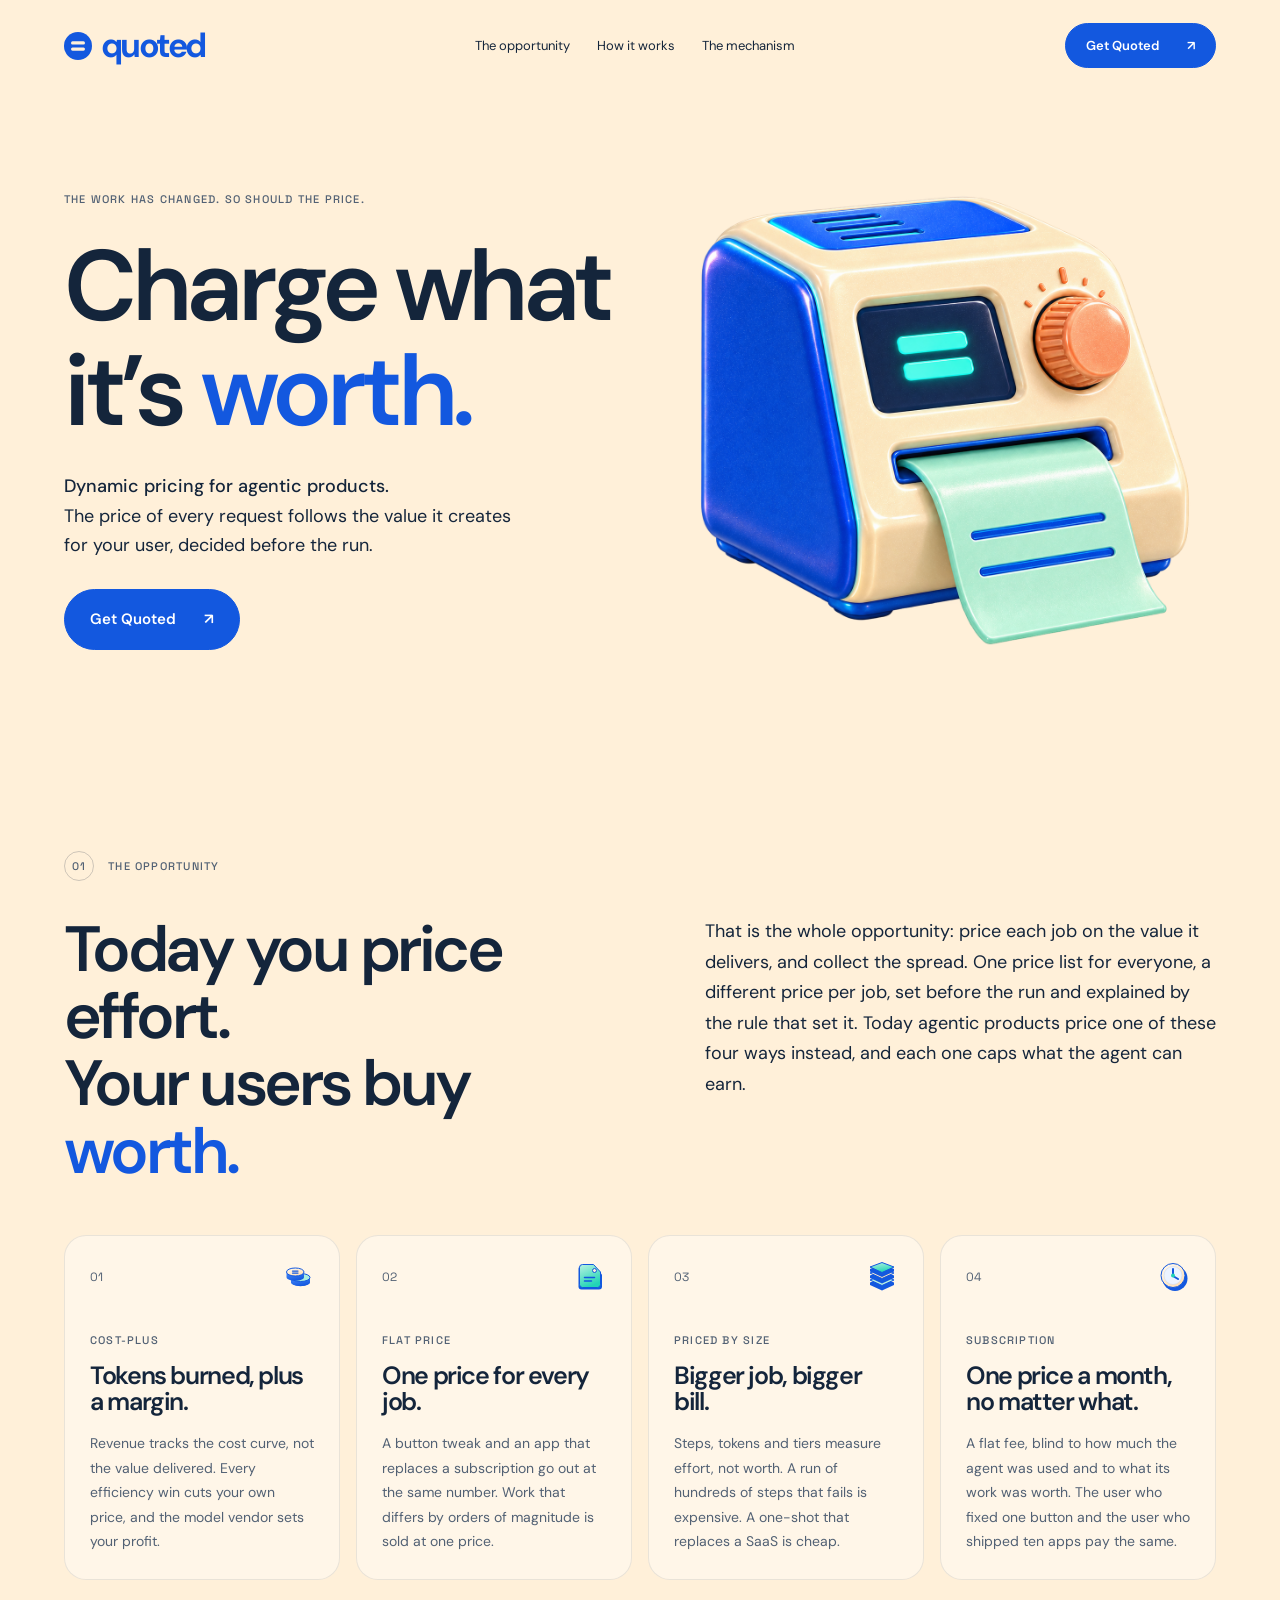
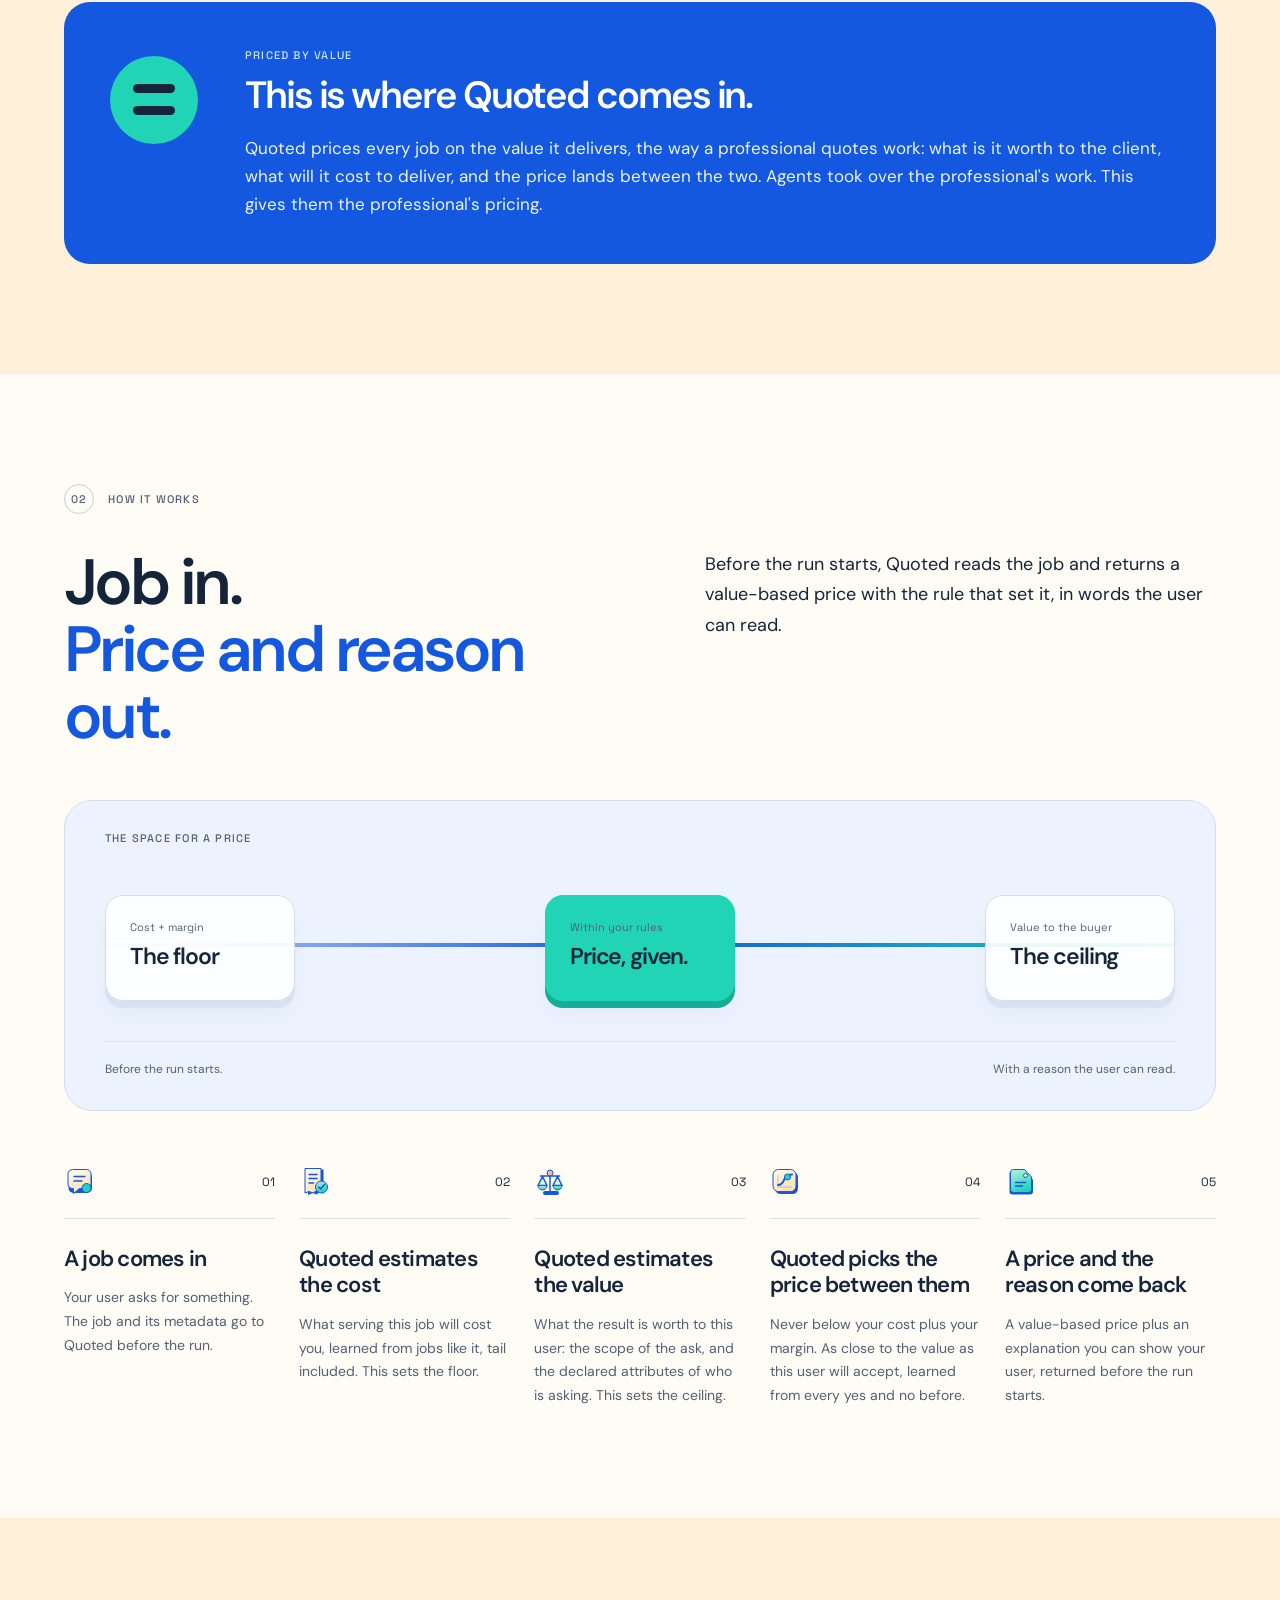
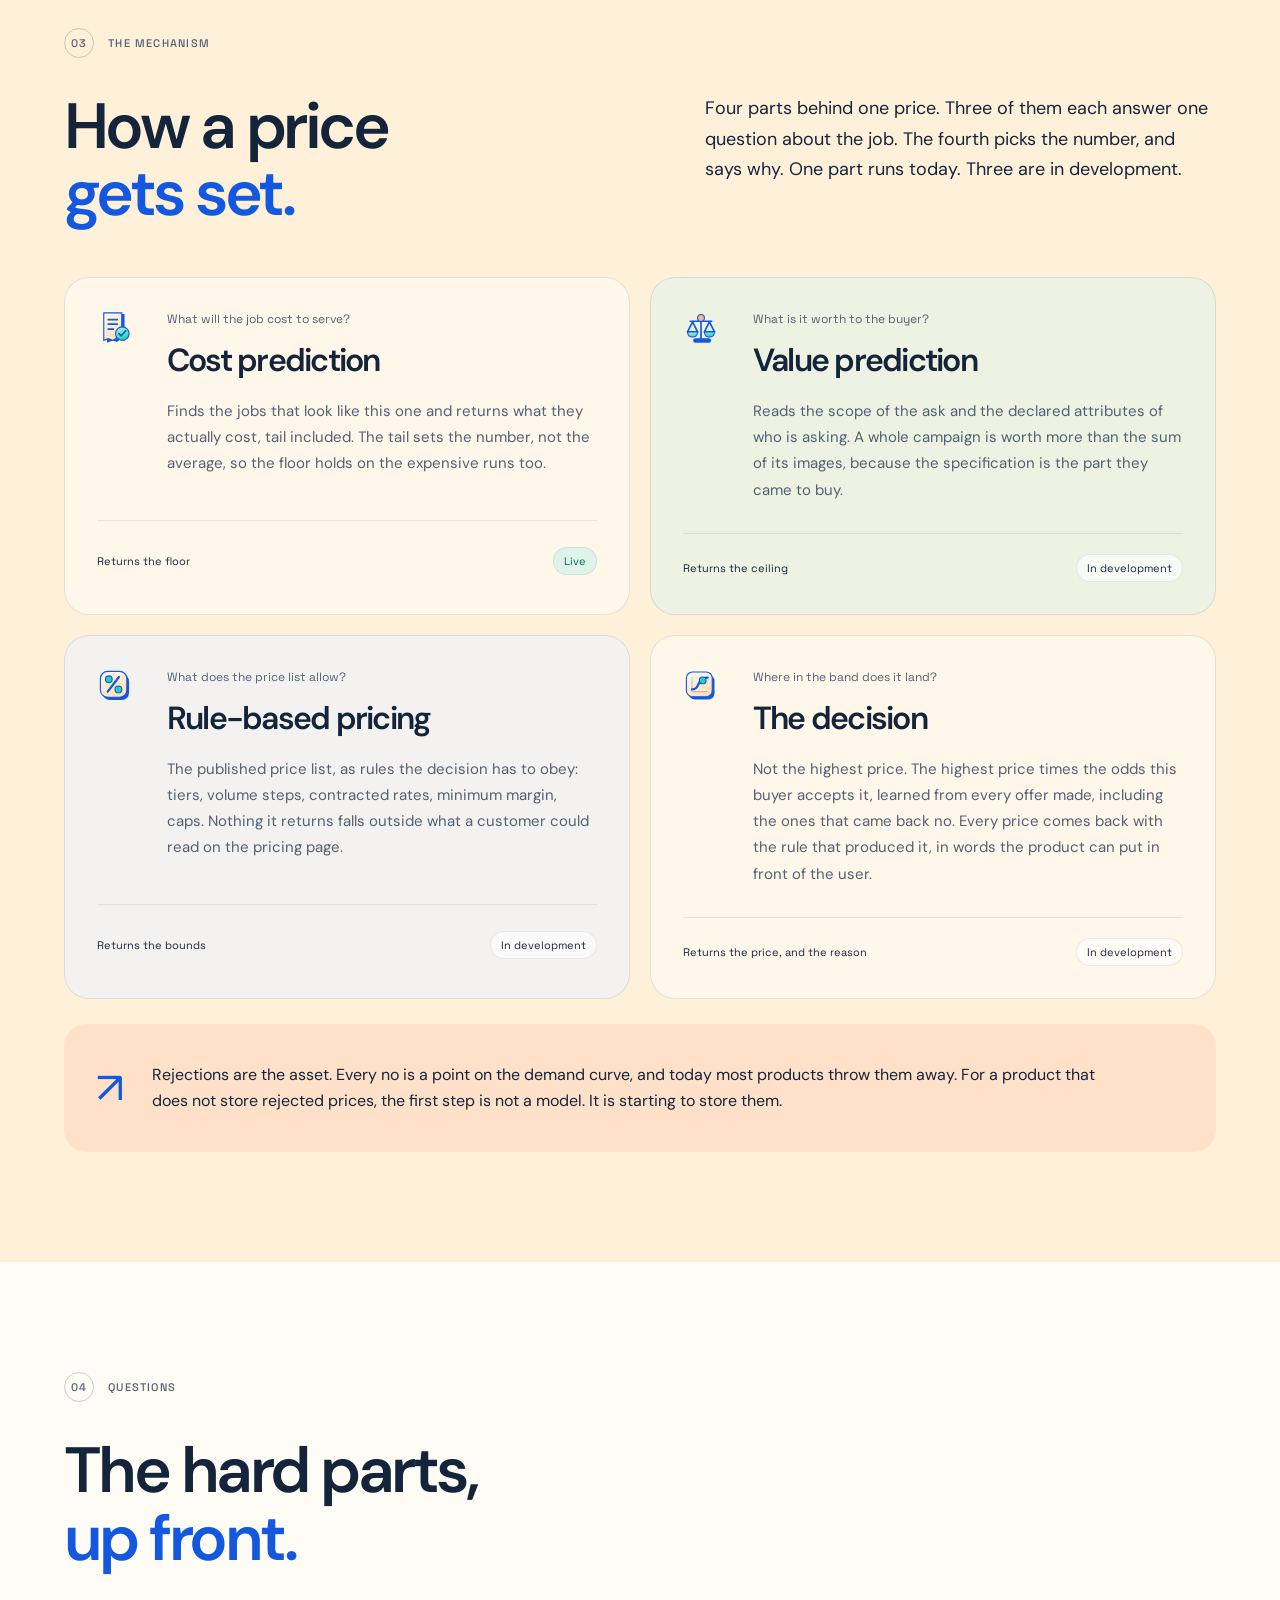
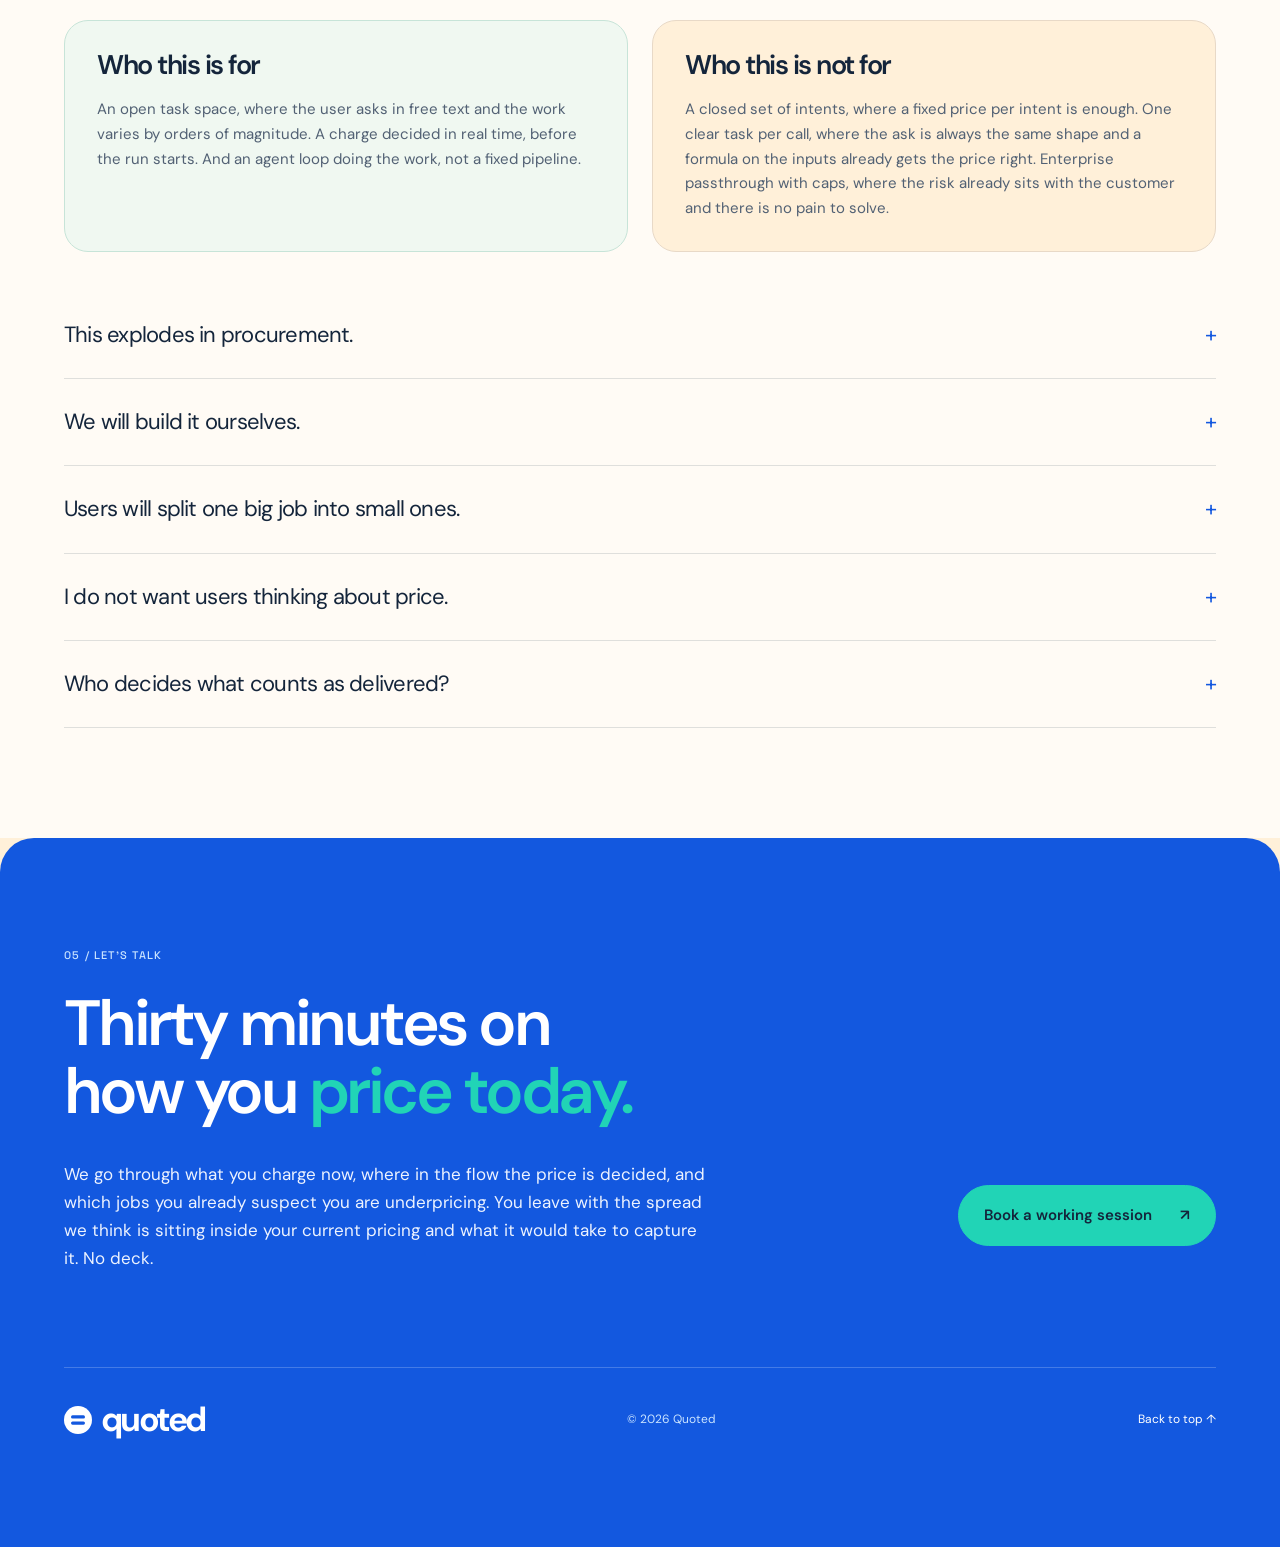
<file: index.html>
<!doctype html><html lang="en"><head><meta charset="utf-8"><meta name="viewport" content="width=device-width,initial-scale=1"><title>Quoted — Dynamic pricing for agentic products</title><meta name="description" content="Dynamic pricing for agentic products. The price of every request follows the value it creates, decided before the run."><meta name="theme-color" content="#FFF0D9"><meta property="og:type" content="website"><meta property="og:site_name" content="Quoted"><meta property="og:locale" content="en_US"><meta property="og:title" content="Quoted — Dynamic pricing for agentic products"><meta property="og:description" content="Charge what it’s worth. Dynamic pricing for agentic products, decided before the run."><meta name="twitter:card" content="summary"><meta name="twitter:title" content="Quoted — Dynamic pricing for agentic products"><meta name="twitter:description" content="Charge what it’s worth. Dynamic pricing for agentic products, decided before the run."><link rel="icon" href="assets/favicon-blue.svg"><link rel="stylesheet" href="assets/fonts.css"><link rel="stylesheet" href="style.css"><script defer src="app.js"></script></head><body class="soft-logic"><a class="skip" href="#main">Skip to content</a><div class="reading-progress" aria-hidden="true"></div><header><a class="wordmark" href="#top"><svg viewBox="0 0 36 36" aria-hidden="true"><circle cx="18" cy="18" r="18" fill="currentColor"/><path d="M11 14h14M11 22h14" stroke="var(--logo-cut,#FFF0D9)" stroke-width="4" stroke-linecap="round"/></svg>quoted</a><nav aria-label="Sections"><a href="#dispersion">The opportunity</a><a href="#process">How it works</a><a href="#mechanism">The mechanism</a></nav><button class="small-button" data-book>Get Quoted <span>↗</span></button></header><main id="main"><section class="hero" id="top"><div class="grid-art" data-grid="hero" aria-hidden="true"></div><div class="hero-content"><p class="eyebrow hero-kicker">THE WORK HAS CHANGED. SO SHOULD THE PRICE.</p><h1>Charge what<br>it’s <em>worth.</em></h1><p class="hero-sub"><strong>Dynamic pricing for agentic products.</strong><br>The price of every request follows the value it creates for your user, decided before the run.</p><button class="button" data-book>Get Quoted <span>↗</span></button></div><div class="hero-art"><img class="instrument-cutout" src="assets/quote-instrument-user-transparent.png" width="1280" height="1280" alt="Pearl-glazed ceramic pricing instrument with mint quote slip"></div></section><section class="section opportunity" id="dispersion"><div class="section-head"><p class="eyebrow"><span>01</span> The opportunity</p><h2 data-reveal>Today you price effort.<br>Your users buy <em>worth.</em></h2><p class="deck" data-reveal>That is the whole opportunity: price each job on the value it delivers, and collect the spread. One price list for everyone, a different price per job, set before the run and explained by the rule that set it. Today agentic products price one of these four ways instead, and each one caps what the agent can earn.</p></div><div class="pricing-grid"><article class="pricing-card" data-reveal><div class="card-top"><span>01</span><img src="assets/coins.svg" alt="" width="36" height="36"></div><p class="eyebrow">Cost-plus</p><h3>Tokens burned, plus a margin.</h3><p>Revenue tracks the cost curve, not the value delivered. Every efficiency win cuts your own price, and the model vendor sets your profit.</p></article><article class="pricing-card" data-reveal><div class="card-top"><span>02</span><img src="assets/tag.svg" alt="" width="36" height="36"></div><p class="eyebrow">Flat price</p><h3>One price for every job.</h3><p>A button tweak and an app that replaces a subscription go out at the same number. Work that differs by orders of magnitude is sold at one price.</p></article><article class="pricing-card" data-reveal><div class="card-top"><span>03</span><img src="assets/layers.svg" alt="" width="36" height="36"></div><p class="eyebrow">Priced by size</p><h3>Bigger job, bigger bill.</h3><p>Steps, tokens and tiers measure effort, not worth. A run of hundreds of steps that fails is expensive. A one-shot that replaces a SaaS is cheap.</p></article><article class="pricing-card" data-reveal><div class="card-top"><span>04</span><img src="assets/clock.svg" alt="" width="36" height="36"></div><p class="eyebrow">Subscription</p><h3>One price a month, no matter what.</h3><p>A flat fee, blind to how much the agent was used and to what its work was worth. The user who fixed one button and the user who shipped ten apps pay the same.</p></article></div><aside class="value-answer" data-reveal><div class="answer-mark" aria-hidden="true"><i></i><i></i></div><div><p class="eyebrow">Priced by value</p><h3>This is where Quoted comes in.</h3><p>Quoted prices every job on the value it delivers, the way a professional quotes work: what is it worth to the client, what will it cost to deliver, and the price lands between the two. Agents took over the professional's work. This gives them the professional's pricing.</p></div></aside></section><section class="section process" id="process"><div class="section-head"><p class="eyebrow"><span>02</span> How it works</p><h2 data-reveal>Job in.<br><em>Price and reason out.</em></h2><p class="deck" data-reveal>Before the run starts, Quoted reads the job and returns a value-based price with the rule that set it, in words the user can read.</p></div><div class="quote-flow" aria-label="Conceptual price interval: cost floor, price selected within the rules, value ceiling"><div class="flow-heading"><span class="eyebrow">THE SPACE FOR A PRICE</span></div><div class="flow-scale"><span class="scale-line"></span><div class="scale-pin floor"><span>Cost + margin</span><b>The floor</b></div><div class="scale-pin selected"><span>Within your rules</span><b>Price, given.</b></div><div class="scale-pin ceiling"><span>Value to the buyer</span><b>The ceiling</b></div></div><div class="flow-note"><span>Before the run starts.</span><span>With a reason the user can read.</span></div></div><ol class="process-rail"><li data-reveal><div class="step-symbol"><img src="assets/quote.svg" alt="" width="36" height="36"><span>01</span></div><h3>A job comes in</h3><p>Your user asks for something. The job and its metadata go to Quoted before the run.</p></li><li data-reveal><div class="step-symbol"><img src="assets/receipt.svg" alt="" width="36" height="36"><span>02</span></div><h3>Quoted estimates the cost</h3><p>What serving this job will cost you, learned from jobs like it, tail included. This sets the floor.</p></li><li data-reveal><div class="step-symbol"><img src="assets/scales.svg" alt="" width="36" height="36"><span>03</span></div><h3>Quoted estimates the value</h3><p>What the result is worth to this user: the scope of the ask, and the declared attributes of who is asking. This sets the ceiling.</p></li><li data-reveal><div class="step-symbol"><img src="assets/curve.svg" alt="" width="36" height="36"><span>04</span></div><h3>Quoted picks the price between them</h3><p>Never below your cost plus your margin. As close to the value as this user will accept, learned from every yes and no before.</p></li><li data-reveal><div class="step-symbol"><img src="assets/tag.svg" alt="" width="36" height="36"><span>05</span></div><h3>A price and the reason come back</h3><p>A value-based price plus an explanation you can show your user, returned before the run starts.</p></li></ol></section><section class="section mechanism" id="mechanism"><div class="section-head"><p class="eyebrow"><span>03</span> The mechanism</p><h2 data-reveal>How a price<br><em>gets set.</em></h2><p class="deck" data-reveal>Four parts behind one price. Three of them each answer one question about the job. The fourth picks the number, and says why. One part runs today. Three are in development.</p></div><div class="mechanism-grid"><article class="mechanism-card" data-reveal><div class="mechanism-icon"><img src="assets/receipt.svg" alt="" width="36" height="36"></div><div class="mechanism-copy"><p class="question">What will the job cost to serve?</p><h3>Cost prediction</h3><p>Finds the jobs that look like this one and returns what they actually cost, tail included. The tail sets the number, not the average, so the floor holds on the expensive runs too.</p></div><div class="mechanism-meta"><span>Returns the floor</span><span class="stage running">Live</span></div></article><article class="mechanism-card" data-reveal><div class="mechanism-icon"><img src="assets/scales.svg" alt="" width="36" height="36"></div><div class="mechanism-copy"><p class="question">What is it worth to the buyer?</p><h3>Value prediction</h3><p>Reads the scope of the ask and the declared attributes of who is asking. A whole campaign is worth more than the sum of its images, because the specification is the part they came to buy.</p></div><div class="mechanism-meta"><span>Returns the ceiling</span><span class="stage ">In development</span></div></article><article class="mechanism-card" data-reveal><div class="mechanism-icon"><img src="assets/percent.svg" alt="" width="36" height="36"></div><div class="mechanism-copy"><p class="question">What does the price list allow?</p><h3>Rule-based pricing</h3><p>The published price list, as rules the decision has to obey: tiers, volume steps, contracted rates, minimum margin, caps. Nothing it returns falls outside what a customer could read on the pricing page.</p></div><div class="mechanism-meta"><span>Returns the bounds</span><span class="stage ">In development</span></div></article><article class="mechanism-card" data-reveal><div class="mechanism-icon"><img src="assets/curve.svg" alt="" width="36" height="36"></div><div class="mechanism-copy"><p class="question">Where in the band does it land?</p><h3>The decision</h3><p>Not the highest price. The highest price times the odds this buyer accepts it, learned from every offer made, including the ones that came back no. Every price comes back with the rule that produced it, in words the product can put in front of the user.</p></div><div class="mechanism-meta"><span>Returns the price, and the reason</span><span class="stage ">In development</span></div></article></div><aside class="rejections" data-reveal><span class="rejection-symbol" aria-hidden="true">↗</span><p>Rejections are the asset. Every no is a point on the demand curve, and today most products throw them away. For a product that does not store rejected prices, the first step is not a model. It is starting to store them.</p></aside></section><section class="section objections" id="objections"><div class="section-head"><p class="eyebrow"><span>04</span> Questions</p><h2 data-reveal>The hard parts,<br><em>up front.</em></h2></div><div class="fit"><article data-reveal><h3>Who this is for</h3><p>An open task space, where the user asks in free text and the work varies by orders of magnitude. A charge decided in real time, before the run starts. And an agent loop doing the work, not a fixed pipeline.</p></article><article data-reveal><h3>Who this is not for</h3><p>A closed set of intents, where a fixed price per intent is enough. One clear task per call, where the ask is always the same shape and a formula on the inputs already gets the price right. Enterprise passthrough with caps, where the risk already sits with the customer and there is no pain to solve.</p></article></div><div class="faqs"><details><summary>This explodes in procurement.<span aria-hidden="true">+</span></summary><div class="answer"><p>Nobody is priced by identity. The price derives from declared attributes that are printed in the price list (average deal value, vertical, scope, close rate, LTV, sales cycle length) and the buyer classifies itself.</p><p>Identity-based pricing dies at the first invoice comparison and the first MFN clause. Attribute-based pricing is the version both customers can read.</p></div></details><details><summary>We will build it ourselves.<span aria-hidden="true">+</span></summary><div class="answer"><p>The floor, probably. The acceptance curves have no source: a new customer of yours has no history, so the prior has to come from similar sellers, matched on the same declared attributes that set the price.</p><p>That is cross-customer data, and it only exists for a party sitting with many customers. Here it is a condition of the thing working, not a nice-to-have.</p></div></details><details><summary>Users will split one big job into small ones.<span aria-hidden="true">+</span></summary><div class="answer"><p>To split "a campaign for every social network" into 100 image jobs, they have to already know which 100. That knowledge is the thing they came to buy.</p><p>The commercial precedent is the partner's hourly rate against the analyst's, same deliverable, published rate card. Volume buyers get a volume tier that prices them directly.</p></div></details><details><summary>I do not want users thinking about price.<span aria-hidden="true">+</span></summary><div class="answer"><p>They will not. The band is internal and what surfaces is a credit charge, not a dollar figure. Your users already see a credit count on every run.</p></div></details><details><summary>Who decides what counts as delivered?<span aria-hidden="true">+</span></summary><div class="answer"><p>Differential pricing starts arguments, and today the vendor rules on its own invoice. Outcome-based billing in support already had this fight: resolutions were counted that the customer would not have called resolutions, and the definition had to be rewritten in public.</p><p>Once prices differ per job, a third party that both sides can read is worth more than an in-house dashboard.</p></div></details></div></section><section class="section close" id="close"><div class="grid-art" data-grid="close" aria-hidden="true"></div><p class="eyebrow">05 / LET’S TALK</p><h2 data-reveal>Thirty minutes on<br>how you <em>price today.</em></h2><div class="close-bottom"><p>We go through what you charge now, where in the flow the price is decided, and which jobs you already suspect you are underpricing. You leave with the spread we think is sitting inside your current pricing and what it would take to capture it. No deck.</p><button class="button" data-book>Book a working session <span>↗</span></button></div><footer><a href="#top" class="wordmark"><svg viewBox="0 0 36 36" aria-hidden="true"><circle cx="18" cy="18" r="18" fill="currentColor"/><path d="M11 14h14M11 22h14" stroke="var(--logo-cut,#FFF0D9)" stroke-width="4" stroke-linecap="round"/></svg>quoted</a><p>© 2026 Quoted</p><a href="#top">Back to top ↑</a></footer></section></main><dialog aria-labelledby="booking-title" id="booking"><button aria-label="Close booking form" class="dialog-close">×</button><div id="form-view"><p class="eyebrow">THIRTY MINUTES. NO DECK.</p><h2 id="booking-title">Let’s talk<br/><em>worth.</em></h2><p>Leave your details. We’ll email you to find a time.</p><form action="https://formspree.io/f/mbgjyvbo" id="booking-form" method="post"><input type="hidden" name="_subject" value="Quoted — New working session request"><input type="hidden" name="source" value="Quoted website"><label>Name<input autocomplete="name" name="name" required=""/></label><label>Email<input autocomplete="email" name="email" required="" type="email"/></label><label>Company <span>(optional)</span><input autocomplete="organization" name="company"/></label><label>Phone <span>(optional)</span><input autocomplete="tel" name="phone" type="tel"/></label><input aria-hidden="true" autocomplete="off" class="trap" name="_gotcha" tabindex="-1"/><button class="button" type="submit">Request a session <span>↗</span></button><p aria-live="polite" id="form-status" role="status"></p></form></div><div hidden="" id="success-view"><p class="eyebrow">REQUEST RECEIVED</p><h2>Good things<br/>start <em>here.</em></h2><p>Thanks for reaching out. We’ll reply by email to arrange a time.</p><button class="button" id="success-close">Done ↗</button></div></dialog></body></html>
</file>
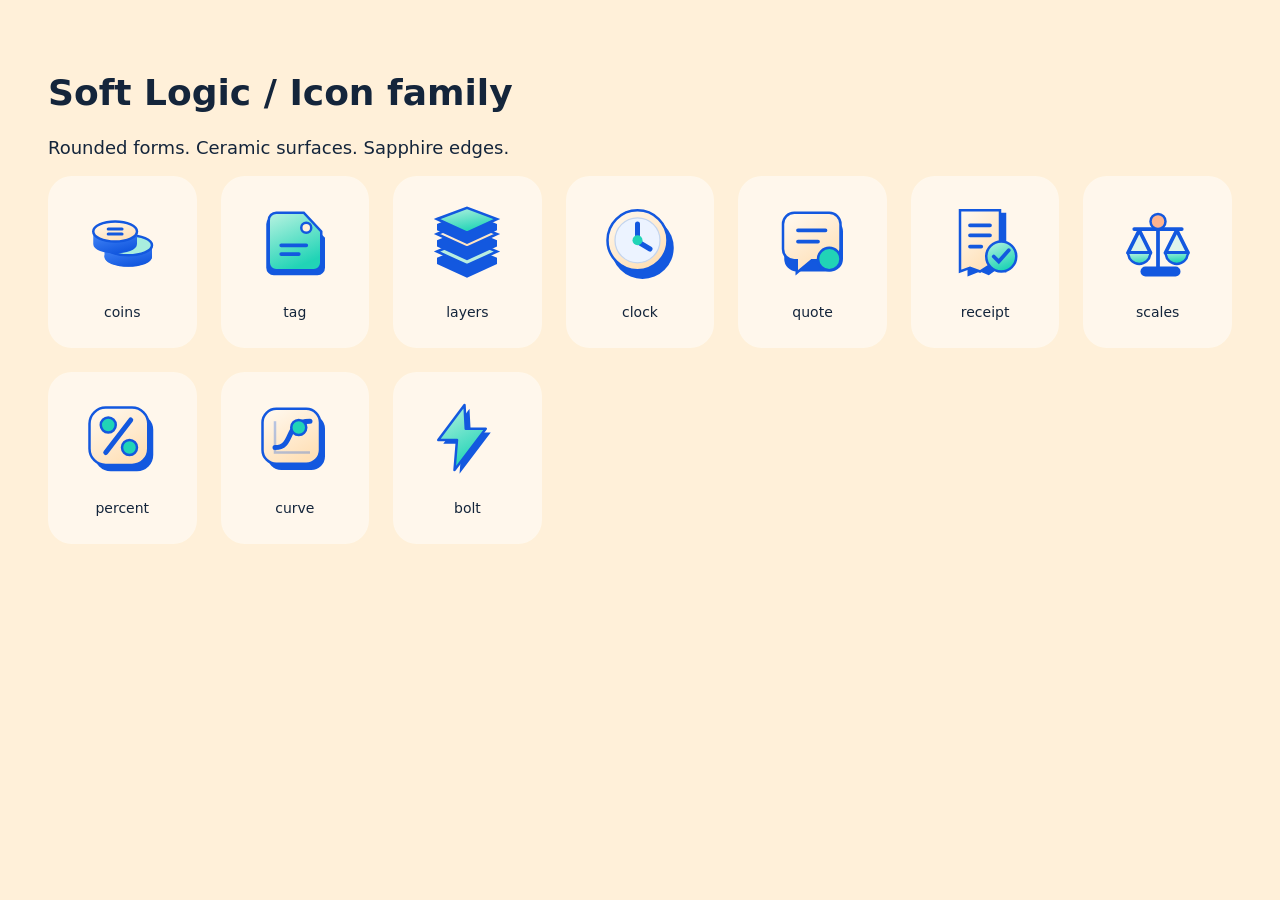
<file: assets/icons-preview.html>
<!doctype html><html><head><meta charset="utf-8"><title>Quoted / Soft Logic Icons</title><style>body{background:#fff0d9;color:#14253b;font:18px system-ui;padding:40px}.grid{display:grid;grid-template-columns:repeat(auto-fit,minmax(140px,1fr));gap:24px}figure{background:#ffffff80;border-radius:24px;margin:0;padding:28px;text-align:center}img{width:80px;height:80px}figcaption{margin-top:16px;font-size:14px}</style></head><body><h1>Soft Logic / Icon family</h1><p>Rounded forms. Ceramic surfaces. Sapphire edges.</p><div class="grid"><figure><img src="coins.svg" alt="coins"><figcaption>coins</figcaption></figure><figure><img src="tag.svg" alt="tag"><figcaption>tag</figcaption></figure><figure><img src="layers.svg" alt="layers"><figcaption>layers</figcaption></figure><figure><img src="clock.svg" alt="clock"><figcaption>clock</figcaption></figure><figure><img src="quote.svg" alt="quote"><figcaption>quote</figcaption></figure><figure><img src="receipt.svg" alt="receipt"><figcaption>receipt</figcaption></figure><figure><img src="scales.svg" alt="scales"><figcaption>scales</figcaption></figure><figure><img src="percent.svg" alt="percent"><figcaption>percent</figcaption></figure><figure><img src="curve.svg" alt="curve"><figcaption>curve</figcaption></figure><figure><img src="bolt.svg" alt="bolt"><figcaption>bolt</figcaption></figure></div></body></html>
</file>
<file: assets/fonts.css>
@font-face {
  font-family: 'Assistant';
  font-style: normal;
  font-weight: 400;
  font-display: swap;
  src: url(fonts/font-01.ttf) format('truetype');
}
@font-face {
  font-family: 'Assistant';
  font-style: normal;
  font-weight: 600;
  font-display: swap;
  src: url(fonts/font-02.ttf) format('truetype');
}
@font-face {
  font-family: 'Assistant';
  font-style: normal;
  font-weight: 700;
  font-display: swap;
  src: url(fonts/font-03.ttf) format('truetype');
}
@font-face {
  font-family: 'DM Sans';
  font-style: normal;
  font-weight: 400;
  font-display: swap;
  src: url(fonts/font-04.ttf) format('truetype');
}
@font-face {
  font-family: 'DM Sans';
  font-style: normal;
  font-weight: 500;
  font-display: swap;
  src: url(fonts/font-05.ttf) format('truetype');
}
@font-face {
  font-family: 'DM Sans';
  font-style: normal;
  font-weight: 600;
  font-display: swap;
  src: url(fonts/font-06.ttf) format('truetype');
}
@font-face {
  font-family: 'DM Sans';
  font-style: normal;
  font-weight: 700;
  font-display: swap;
  src: url(fonts/font-07.ttf) format('truetype');
}
@font-face {
  font-family: 'Instrument Serif';
  font-style: italic;
  font-weight: 400;
  font-display: swap;
  src: url(fonts/font-08.ttf) format('truetype');
}
@font-face {
  font-family: 'Instrument Serif';
  font-style: normal;
  font-weight: 400;
  font-display: swap;
  src: url(fonts/font-09.ttf) format('truetype');
}
@font-face {
  font-family: 'Space Grotesk';
  font-style: normal;
  font-weight: 400;
  font-display: swap;
  src: url(fonts/font-10.ttf) format('truetype');
}
@font-face {
  font-family: 'Space Grotesk';
  font-style: normal;
  font-weight: 500;
  font-display: swap;
  src: url(fonts/font-11.ttf) format('truetype');
}
@font-face {
  font-family: 'Space Grotesk';
  font-style: normal;
  font-weight: 600;
  font-display: swap;
  src: url(fonts/font-12.ttf) format('truetype');
}
@font-face {
  font-family: 'Space Grotesk';
  font-style: normal;
  font-weight: 700;
  font-display: swap;
  src: url(fonts/font-13.ttf) format('truetype');
}
@font-face {
  font-family: 'Abril Fatface';
  font-style: normal;
  font-weight: 400;
  font-display: swap;
  src: url(fonts/font-14.ttf) format('truetype');
}
@font-face {
  font-family: 'DM Serif Display';
  font-style: italic;
  font-weight: 400;
  font-display: swap;
  src: url(fonts/font-15.ttf) format('truetype');
}
@font-face {
  font-family: 'DM Serif Display';
  font-style: normal;
  font-weight: 400;
  font-display: swap;
  src: url(fonts/font-16.ttf) format('truetype');
}
</file>
<file: style.css>
:root{--cream:#fff0d9;--blue:#1358df;--mint:#21d4b6;--ink:#14253b;--ice:#ecf3ff;--peach:#ff9275;--ease:cubic-bezier(.22,1,.36,1)}*{box-sizing:border-box}html{scroll-behavior:smooth;scroll-padding-top:100px}body{margin:0;background:var(--cream);color:var(--ink);font-family:'DM Sans',Arial,sans-serif;font-size:16px;line-height:1.65}button,input{font:inherit}button,a{-webkit-tap-highlight-color:transparent}a{color:inherit;text-decoration:none}button{cursor:pointer}button:disabled{cursor:wait;opacity:.6}h1,h2,h3,p{margin:0}h1,h2,h3{line-height:1.05;letter-spacing:-.055em;font-weight:600}h1{font-size:clamp(70px,7.8vw,118px);max-width:730px}h2{font-size:clamp(42px,5vw,74px)}h3{font-size:29px}em{font-style:normal;color:var(--blue)}button:focus-visible,a:focus-visible,summary:focus-visible{outline:3px solid var(--blue);outline-offset:5px}input:focus-visible{outline:2px solid var(--blue);outline-offset:2px}.skip{position:fixed;top:-90px;left:20px;background:white;padding:12px;z-index:100}.skip:focus{top:10px}.version-bar{display:flex;justify-content:space-between;padding:10px 5%;font:11px 'Space Grotesk',sans-serif;letter-spacing:.06em;border-bottom:1px solid #14253b18;color:#526174}.reading-progress{position:fixed;top:0;height:3px;background:var(--mint);width:100%;z-index:80;transform-origin:left}header{position:sticky;top:0;z-index:40;padding:23px 5%;display:flex;align-items:center;justify-content:space-between;gap:24px;background:#fff0d9e8;backdrop-filter:blur(16px);border-bottom:1px solid transparent;transition:padding .25s,border-color .25s,box-shadow .25s}header.scrolled{padding-block:15px;border-color:#14253b18;box-shadow:0 6px 22px #14253b05}.wordmark{display:flex;align-items:center;gap:9px;font-size:34px;line-height:1;font-weight:700;letter-spacing:-.08em;color:var(--blue)}.wordmark svg{width:28px;height:28px;flex-shrink:0}header nav{display:flex;gap:27px;font-size:13px}header nav a{position:relative;padding:8px 0}header nav a:after{content:'';position:absolute;bottom:2px;left:0;width:100%;height:2px;background:var(--blue);transform:scaleX(0);transform-origin:left;transition:transform .3s var(--ease)}header nav a:hover:after,header nav a[aria-current]:after{transform:scaleX(1)}.button,.small-button{display:inline-flex;align-items:center;justify-content:space-between;gap:28px;background:var(--blue);border:1px solid var(--blue);color:white;border-radius:50px;padding:17px 25px;font-size:15px;font-weight:600;transition:transform .25s var(--ease),box-shadow .25s,background .25s}.small-button{padding:11px 20px;font-size:13px}.button span,.small-button span{transition:transform .25s var(--ease)}.button:hover,.small-button:hover{box-shadow:0 8px 25px #1358df22;transform:translateY(-2px)}.button:hover span,.small-button:hover span{transform:translate(3px,-3px)}.button:active,.small-button:active{transform:scale(.97);transition-duration:.08s}.hero{padding:54px 5% 0;display:grid;grid-template-columns:1.06fr 1fr;align-items:center;gap:20px;overflow:hidden}.hero-content{position:relative;z-index:2}.eyebrow{font:500 11px 'Space Grotesk',sans-serif;letter-spacing:.11em;text-transform:uppercase;color:#526174}.hero-kicker{margin-bottom:28px;max-width:400px}.hero-sub{font-size:18px;line-height:1.65;max-width:465px;margin:28px 0}.hero-sub strong{font-weight:500}.hero-art{min-width:0;position:relative}.hero-art img{display:block;width:100%;height:auto;border-radius:35px;mix-blend-mode:multiply;animation:arrival 1s var(--ease) both}.object-caption{font:11px 'Space Grotesk',sans-serif;display:flex;justify-content:center;align-items:center;gap:9px;margin-top:12px}.signal-dot{height:7px;width:7px;background:var(--blue);border-radius:50%}.hero-foot{grid-column:1/-1;display:flex;align-items:center;justify-content:space-between;gap:15px;border-block:1px solid #14253b24;padding:22px 0;margin-top:40px;font:11px 'Space Grotesk',sans-serif;letter-spacing:.035em}.hero-foot button{border:0;background:none;color:var(--ink);font:inherit}.hero-foot button span{color:var(--blue);margin-left:8px}.grid-art{display:none}.section{padding:110px 5%}.section-head{display:grid;grid-template-columns:1.05fr 1fr;gap:25px 9%;align-items:start}.section-head>.eyebrow{grid-column:1/-1;margin-bottom:10px}.eyebrow>span{display:inline-grid;place-items:center;border:1px solid #14253b35;width:30px;height:30px;border-radius:50%;margin-right:10px}.deck{font-size:18px;line-height:1.7;max-width:610px}.pricing-grid{display:grid;grid-template-columns:repeat(4,1fr);gap:16px;margin-top:50px}.pricing-card{background:#ffffff66;border:1px solid #14253b17;border-radius:22px;padding:25px;transition:background .25s,box-shadow .25s,transform .3s var(--ease)}.card-top{display:flex;align-items:center;justify-content:space-between;margin-bottom:40px;font:12px 'Space Grotesk',sans-serif;color:#526174}.card-top img{width:32px;height:32px}.pricing-card h3{font-size:25px;margin:16px 0}.pricing-card>p:last-child{font-size:14px;line-height:1.75;color:#526174}.pricing-card:hover{background:#fffaf3;box-shadow:0 16px 32px #14253b08;transform:translateY(-4px)}.value-answer{display:grid;grid-template-columns:100px 1fr;gap:35px;border-radius:26px;padding:46px;background:var(--blue);color:white;margin-top:22px}.value-answer .eyebrow{color:#c9e3ff}.value-answer h3{font-size:38px;margin:14px 0 18px}.value-answer p:last-child{max-width:950px;font-size:17px;color:#edf3ff}.answer-mark{height:88px;width:88px;border-radius:50%;background:var(--mint);display:flex;justify-content:center;align-items:center;flex-direction:column;gap:13px;margin-top:8px}.answer-mark i{display:block;width:42px;height:9px;border-radius:9px;background:var(--ink)}.process{background:#fffbf5}.quote-flow{margin-top:50px;border:1px solid #d1dded;background:var(--ice);border-radius:28px;padding:30px 40px;overflow:hidden}.flow-heading,.flow-note{display:flex;justify-content:space-between;gap:15px;font-size:12px;color:#526174}.small-label{font:11px 'Space Grotesk',sans-serif}.flow-scale{position:relative;display:flex;justify-content:space-between;align-items:center;padding:50px 0 40px;gap:20px}.scale-line{position:absolute;top:50%;left:0;width:100%;height:4px;background:linear-gradient(90deg,#1358df33,#1358df,#21d4b6);transform-origin:left;transform:scaleX(.2);transition:transform 1s var(--ease)}.quote-flow.visible .scale-line{transform:scaleX(1)}.scale-pin{position:relative;padding:24px;border:1px solid #d1dded;border-radius:18px;background:#ffffffe8;box-shadow:0 7px 0 #d7e1f0,0 16px 22px #14253b09;display:flex;flex-direction:column;gap:4px;min-width:190px}.scale-pin span{font:11px 'Space Grotesk',sans-serif;color:#526174}.scale-pin b{font-size:23px;letter-spacing:-.05em;font-weight:600}.scale-pin.selected{background:#21d4b6;border-color:#21d4b6;box-shadow:0 7px 0 #14ad95,0 16px 22px #14253b09}.flow-note{padding-top:18px;border-top:1px solid #14253b16}.process-rail{list-style:none;display:grid;grid-template-columns:repeat(5,1fr);gap:24px;padding:0;margin:55px 0 0}.step-symbol{display:flex;align-items:center;justify-content:space-between;margin-bottom:27px;padding-bottom:20px;border-bottom:1px solid #14253b22;font:12px 'Space Grotesk',sans-serif}.step-symbol img{width:32px;height:32px}.process-rail h3{font-size:22px;line-height:1.2;letter-spacing:-.035em;margin-bottom:14px}.process-rail p{font-size:14px;line-height:1.7;color:#526174}.mechanism-grid{margin-top:50px;display:grid;grid-template-columns:1fr 1fr;gap:20px}.mechanism-card{padding:32px;border:1px solid #14253b1c;border-radius:25px;background:#ffffff70;display:grid;grid-template-columns:50px 1fr;column-gap:20px;transition:box-shadow .3s,background .3s}.mechanism-card:nth-child(2){background:#def4eb88}.mechanism-card:nth-child(3){background:#ecf3ff99}.mechanism-card:hover{box-shadow:0 15px 36px #14253b09}.mechanism-icon img{width:36px;height:36px}.mechanism-copy .question{font:12px/1.5 'Space Grotesk',sans-serif;color:#526174;margin-bottom:16px}.mechanism-copy h3{font-size:32px;margin-bottom:20px}.mechanism-copy>p:last-child{font-size:15px;line-height:1.75;color:#526174}.mechanism-meta{grid-column:1/-1;display:flex;justify-content:space-between;align-items:center;gap:10px;margin-top:30px;padding-top:20px;border-top:1px solid #14253b17;font:11px 'Space Grotesk',sans-serif}.stage{border-radius:50px;padding:6px 10px;background:#ffffffa0;border:1px solid #14253b16;white-space:nowrap}.stage.running{background:#def4eb;color:#086b59}.rejections{display:flex;gap:28px;align-items:center;padding:28px 32px;border-radius:22px;background:#ff92752b;margin-top:25px}.rejection-symbol{font-size:44px;color:var(--blue)}.rejections p{font-size:16px;max-width:980px}.objections{background:#fffbf5}.fit{display:grid;grid-template-columns:1fr 1fr;gap:24px;margin-top:48px}.fit article{padding:30px 32px;border-radius:24px;background:#def4eb75;border:1px solid #c7e4d8}.fit article+article{background:#fff0d9;border-color:#e8d9c7}.fit h3{font-size:27px;margin-bottom:18px}.fit p{font-size:15px;color:#526174}.faqs{margin-top:40px}.faqs details{border-bottom:1px solid #14253b22}.faqs summary{display:flex;justify-content:space-between;gap:20px;padding:25px 0;cursor:pointer;font-size:22px;letter-spacing:-.035em;list-style:none}.faqs summary::-webkit-details-marker{display:none}.faqs summary span{color:var(--blue);transition:transform .2s}.faqs details[open] summary span{transform:rotate(45deg)}.answer{max-width:850px;padding:0 0 28px;font-size:16px;color:#526174}.answer p+p{margin-top:15px}.close{background:var(--blue);color:white;border-radius:34px 34px 0 0}.close .eyebrow{color:#c9e3ff}.close h2{margin-top:28px;max-width:850px}.close em{color:var(--mint)}.close-bottom{display:flex;align-items:center;justify-content:space-between;gap:55px;margin-top:35px}.close-bottom p{max-width:650px;font-size:17px;color:#edf3ff}.close .button{background:var(--mint);color:var(--ink);border-color:var(--mint);flex-shrink:0}.close footer{display:flex;justify-content:space-between;align-items:center;gap:30px;margin-top:95px;padding-top:35px;border-top:1px solid #ffffff35;font-size:12px}.close footer p{color:#c9e3ff}.close .wordmark{color:white;--logo-cut:#1358df}dialog{background:#fff0d9;color:var(--ink);border:1px solid #e8d9c7;border-radius:28px;max-width:560px;width:calc(100% - 32px);padding:45px;max-height:90vh;box-shadow:0 30px 100px #14253b30}dialog::backdrop{background:#14253b77;backdrop-filter:blur(5px)}dialog[open]{animation:arrival .25s var(--ease)}dialog h2{font-size:52px;margin:20px 0}dialog>div>p{font-size:15px}.dialog-close{position:absolute;right:18px;top:15px;background:none;border:0;font-size:30px;color:var(--ink);width:36px;height:36px}form{display:grid;grid-template-columns:1fr 1fr;gap:16px;margin-top:25px}label{font-size:12px;display:flex;flex-direction:column;gap:6px}label span{color:#526174}input{min-width:0;width:100%;padding:11px 12px;border:1px solid #d4cabb;border-radius:10px;background:#ffffffa0;color:var(--ink)}form .button,form #form-status{grid-column:1/-1}#form-status{font-size:13px}.trap{position:absolute;left:-9999px;width:1px;height:1px}#success-view .button{margin-top:25px}[hidden]{display:none!important}.reveal{opacity:0;transform:translateY(16px);transition:opacity .6s var(--ease) var(--delay,0ms),transform .6s var(--ease) var(--delay,0ms)}.reveal.visible{opacity:1;transform:none}@keyframes arrival{from{opacity:0;transform:translateY(12px)}to{opacity:1;transform:none}}@media(min-width:1500px){header,.version-bar,.hero,.section{padding-left:max(5%,calc((100vw - 1380px)/2));padding-right:max(5%,calc((100vw - 1380px)/2))}}@media(max-width:1050px){header nav{gap:16px;font-size:12px}.hero{grid-template-columns:1.1fr 1fr}.hero h1{font-size:78px}.pricing-grid{grid-template-columns:1fr 1fr}.process-rail{grid-template-columns:repeat(3,1fr)}.scale-pin{min-width:0;padding:20px}.close-bottom{align-items:start;flex-direction:column;gap:28px}.mechanism-card{grid-template-columns:1fr}.mechanism-icon{margin-bottom:20px}}@media(max-width:760px){header{padding:18px 6%}header nav{display:none}.wordmark{font-size:29px}.wordmark svg{width:24px;height:24px}.version-bar{padding-inline:6%;font-size:9px}.hero{grid-template-columns:1fr;padding:40px 6% 0;gap:25px}.hero h1{font-size:clamp(65px,14vw,95px)}.hero-kicker{font-size:9px}.hero-sub{font-size:16px}.hero-art{max-width:520px;width:100%;margin:auto}.hero-art img{max-height:470px;object-fit:contain}.hero-foot{margin-top:10px;flex-wrap:wrap;font-size:9px;padding:18px 0}.hero-foot>span{width:100%}.section{padding:70px 6%}.section-head{grid-template-columns:1fr;gap:22px}.section-head>.eyebrow{margin-bottom:0}.deck{font-size:16px}.pricing-grid{gap:12px;margin-top:30px}.pricing-card{padding:20px}.pricing-card h3{font-size:23px}.pricing-card>p:last-child{font-size:13px}.card-top{margin-bottom:25px}.value-answer{grid-template-columns:1fr;padding:28px;gap:20px}.answer-mark{width:60px;height:60px;gap:8px}.answer-mark i{width:29px;height:6px}.value-answer h3{font-size:31px}.value-answer p:last-child{font-size:15px}.quote-flow{padding:24px;margin-top:32px}.flow-heading{flex-direction:column;gap:8px}.flow-scale{flex-direction:column;align-items:stretch;padding:25px 0}.scale-line{top:0;left:50%;height:100%;width:3px}.scale-pin{padding:17px 21px;gap:2px}.scale-pin b{font-size:22px}.flow-note{font-size:10px;gap:20px}.process-rail{grid-template-columns:1fr;gap:28px}.process-rail li{display:grid;grid-template-columns:52px 1fr;column-gap:20px}.step-symbol{grid-row:span 2;flex-direction:column;justify-content:start;gap:15px;border:0;margin:0}.process-rail h3{font-size:24px;margin-bottom:8px}.process-rail p{font-size:15px}.mechanism-grid,.fit{grid-template-columns:1fr}.mechanism-card{padding:27px}.mechanism-meta{font-size:10px;flex-wrap:wrap}.rejections{align-items:start;padding:25px;gap:16px}.rejections p{font-size:14px}.faqs summary{font-size:20px}.answer{font-size:15px}.close{border-radius:25px 25px 0 0}.close footer{flex-wrap:wrap;margin-top:65px;gap:20px}.close footer p{width:100%;order:3}.close-bottom p{font-size:16px}dialog{padding:30px}form{grid-template-columns:1fr}dialog h2{font-size:44px}}@media(max-width:390px){.pricing-grid{grid-template-columns:1fr}.hero h1{font-size:64px}.version-bar span{display:none}}.motion-paused *{animation:none!important;transition:none!important}.motion-paused .reveal{opacity:1;transform:none}.motion-paused .scale-line{transform:scaleX(1)}@media(prefers-reduced-motion:reduce){html{scroll-behavior:auto}*,*:before,*:after{animation:none!important;transition:none!important}.reveal{opacity:1;transform:none}.scale-line{transform:scaleX(1)}}

#instrument-viewer{position:relative;width:100%;aspect-ratio:1;border-radius:35px;background:radial-gradient(ellipse at 40% 35%,#fff6e8,#ffe5b9);overflow:hidden}#instrument-viewer canvas{display:block;width:100%;height:100%;position:absolute;inset:0;cursor:grab}#instrument-viewer canvas:active{cursor:grabbing}#instrument-viewer>img{width:100%;height:100%;object-fit:contain;animation:none}#instrument-viewer.model-ready>img{visibility:hidden}.model-status{position:absolute;bottom:12px;left:15px;right:15px;text-align:center;font-size:11px}.model-controls{display:flex;align-items:center;gap:15px;justify-content:center;margin-top:14px;font:10px "Space Grotesk",sans-serif;color:#526174}.model-controls button{font:inherit;border:0;background:none;color:#1358df;padding:8px;min-height:34px}.hero{padding-bottom:45px}.hero-art .object-caption{margin-top:2px}

.hero-art img.instrument-cutout{mix-blend-mode:normal;border-radius:0;animation:none;background:transparent}

@media(max-width:760px){#booking input{font-size:16px}.dialog-close{min-width:44px;min-height:44px}}
</file>
